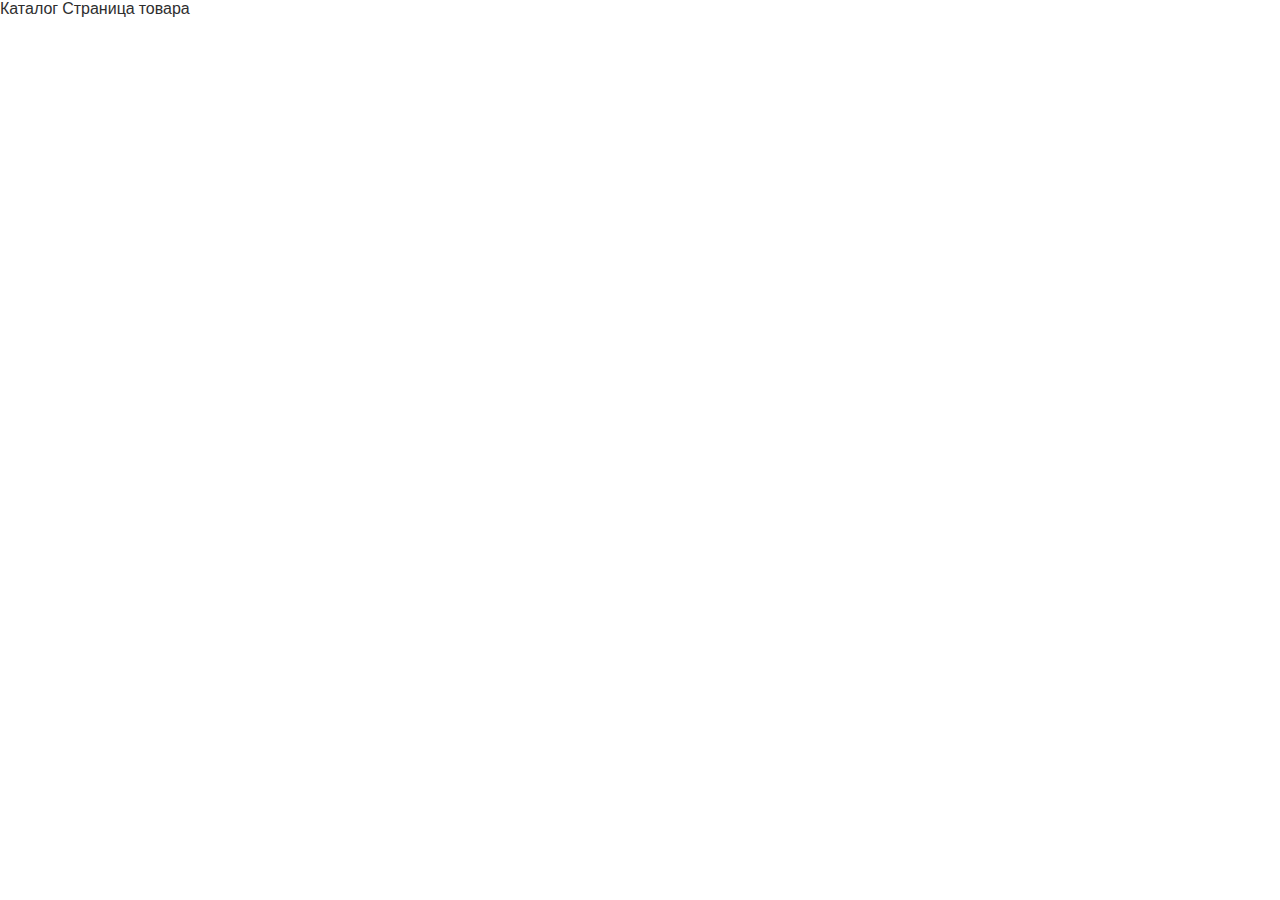
<file: index.html>
<!DOCTYPE html>
<html lang="ru">
  <head>
    <meta charset="UTF-8">
    <meta name="robots" content="noindex, follow">
    <meta http-equiv="X-UA-Compatible" content="IE=edge">
    <meta name="viewport" content="width=device-width, initial-scale=1">
    <meta name="format-detection" content="telephone=no">
    <link href="css/style.min.css" rel="stylesheet">
    <link rel="preload" href="fonts/pt-sans-regular.woff2" as="font" crossorigin="anonymous">
    <link rel="preload" href="fonts/pt-sans-bold.woff2" as="font" crossorigin="anonymous">
    <title>Global Foods: all pages</title>
  </head>
  
  <body>
    <a href="catalog.html">Каталог</a>
    <a href="goods.html">Страница товара</a>
  </body>
</html>
</file>
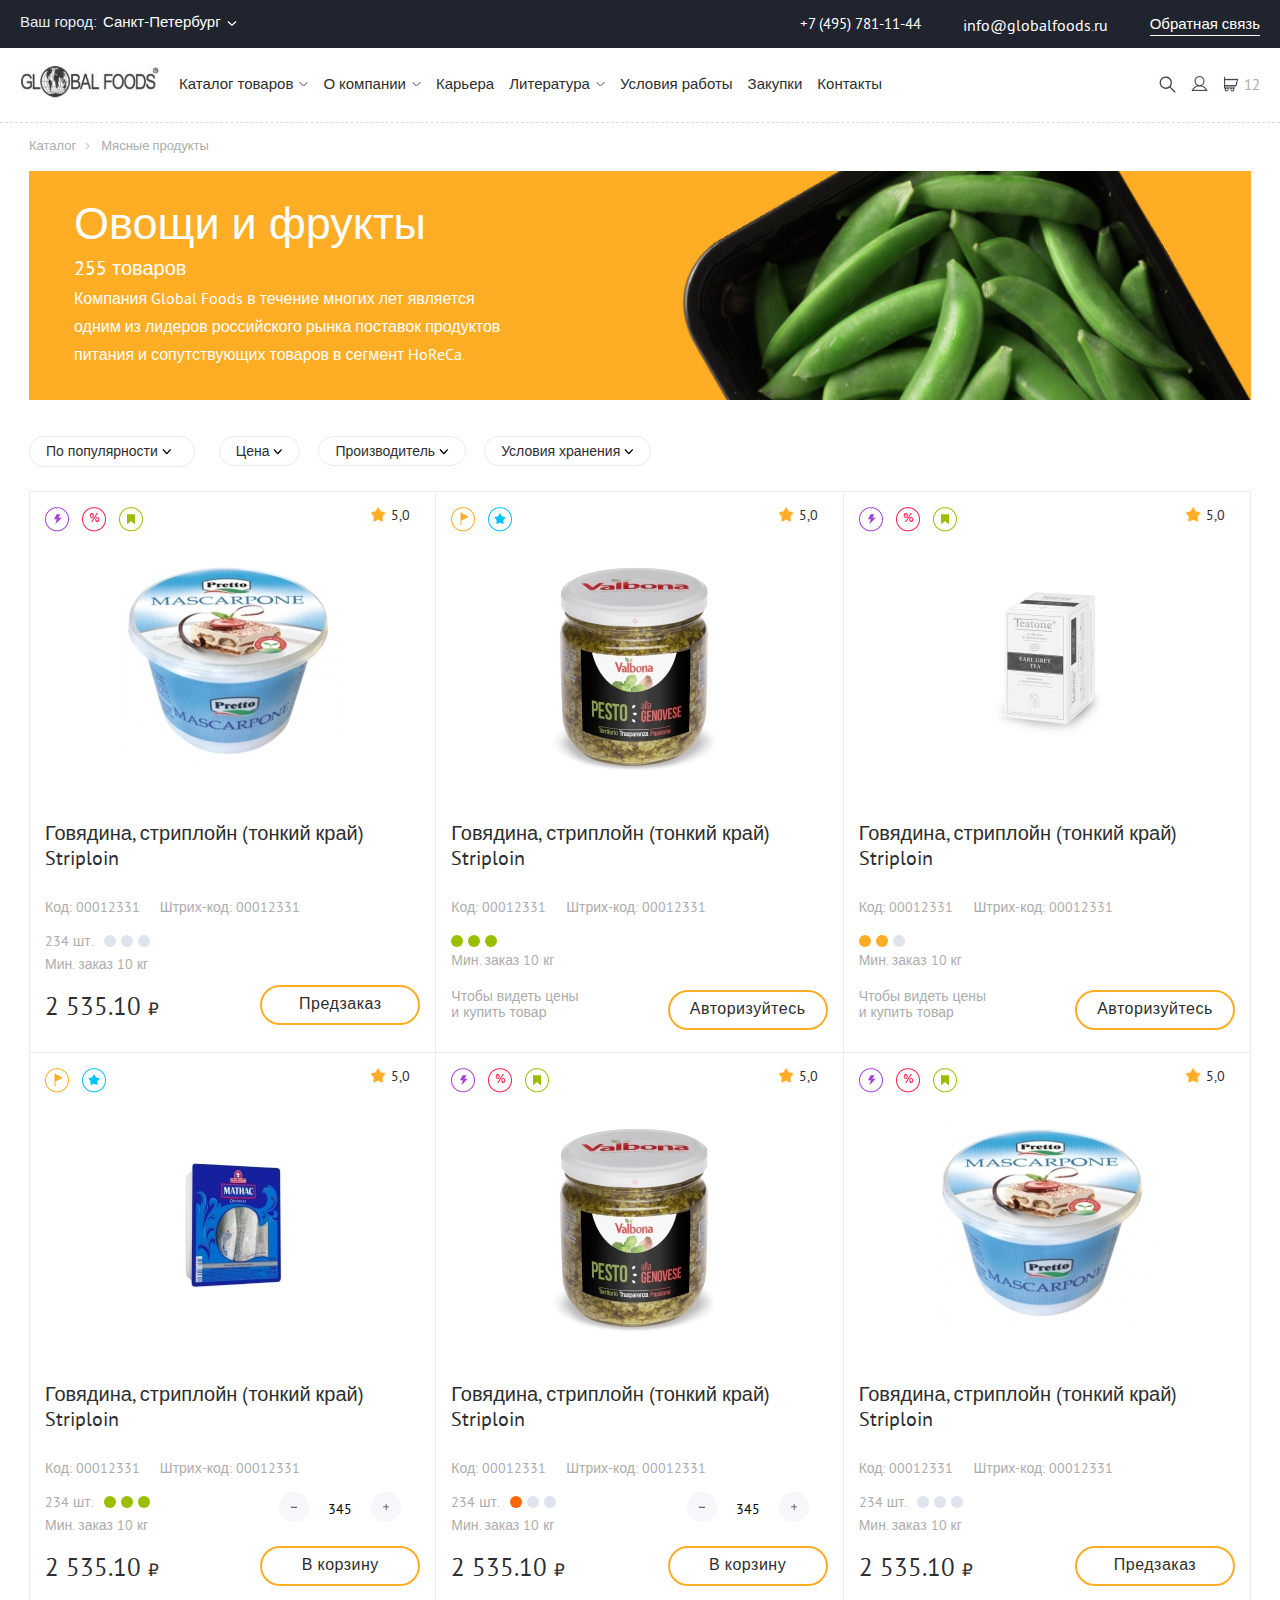
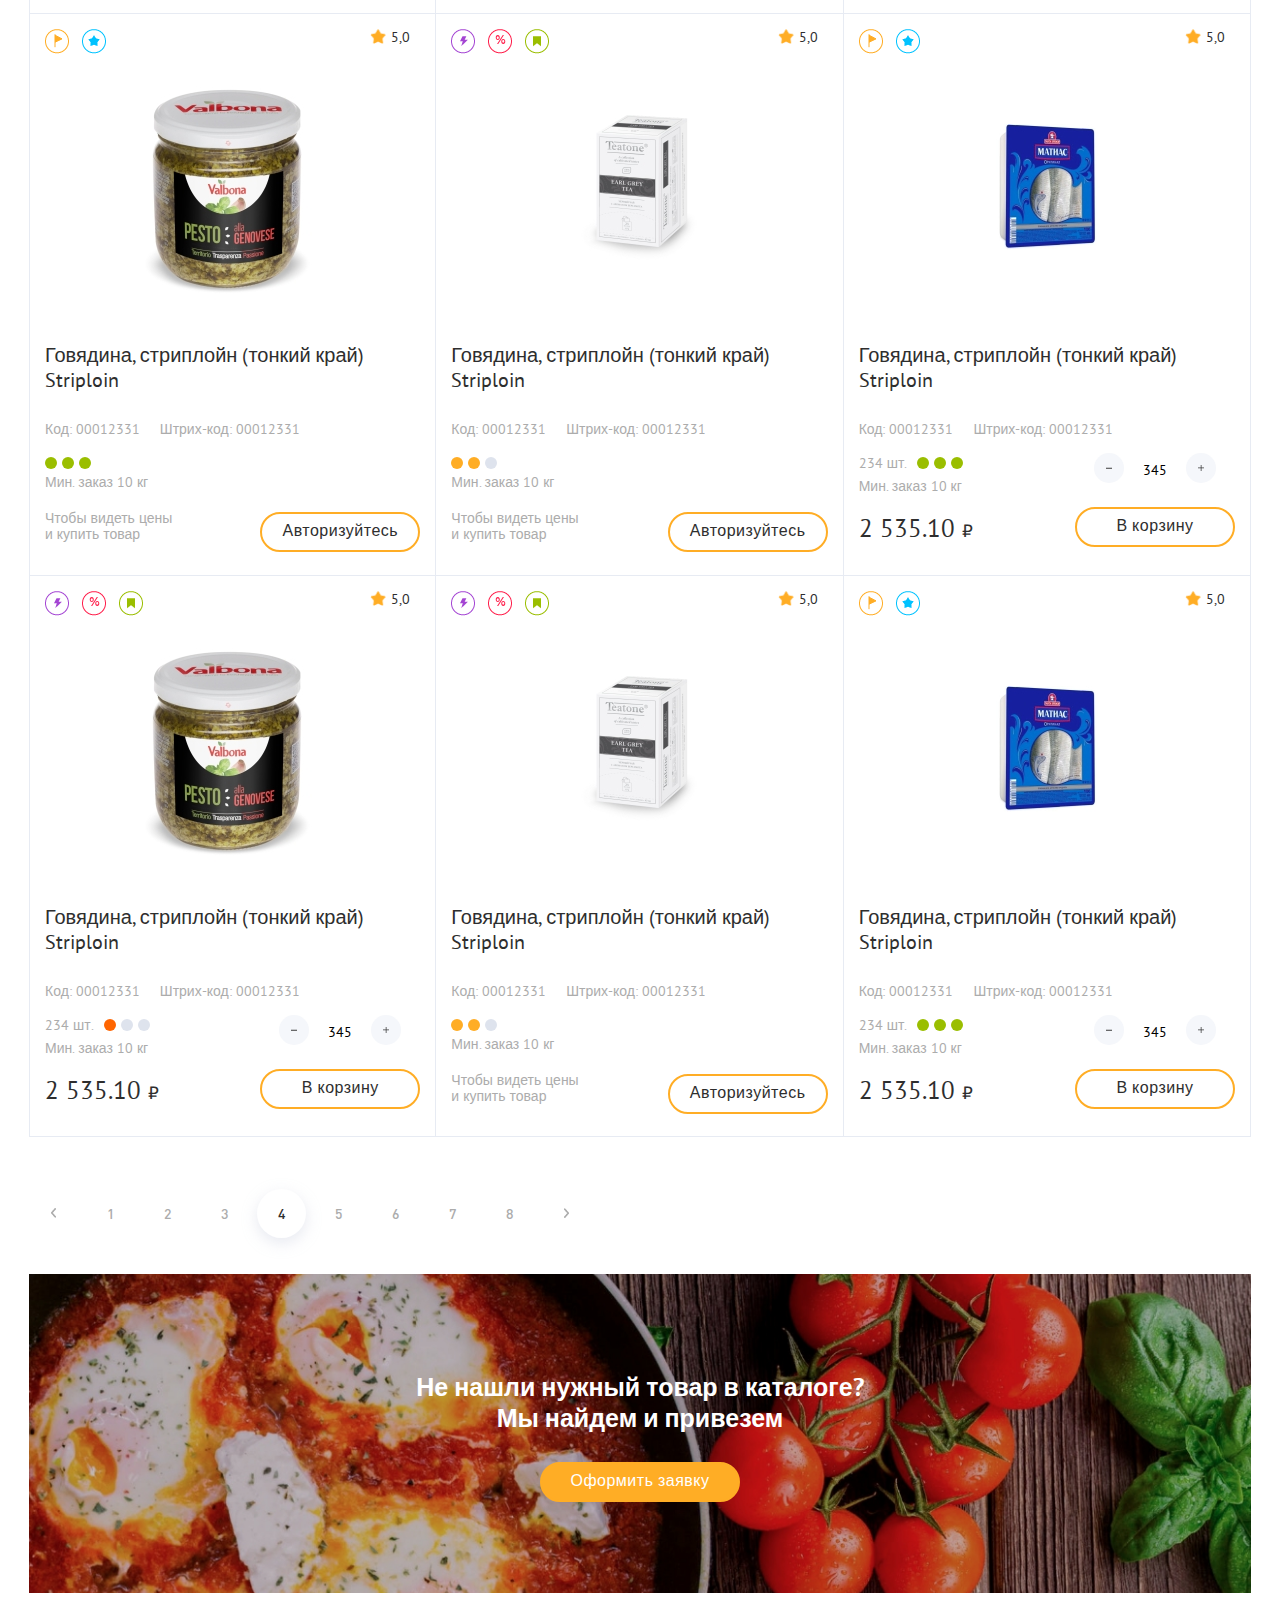
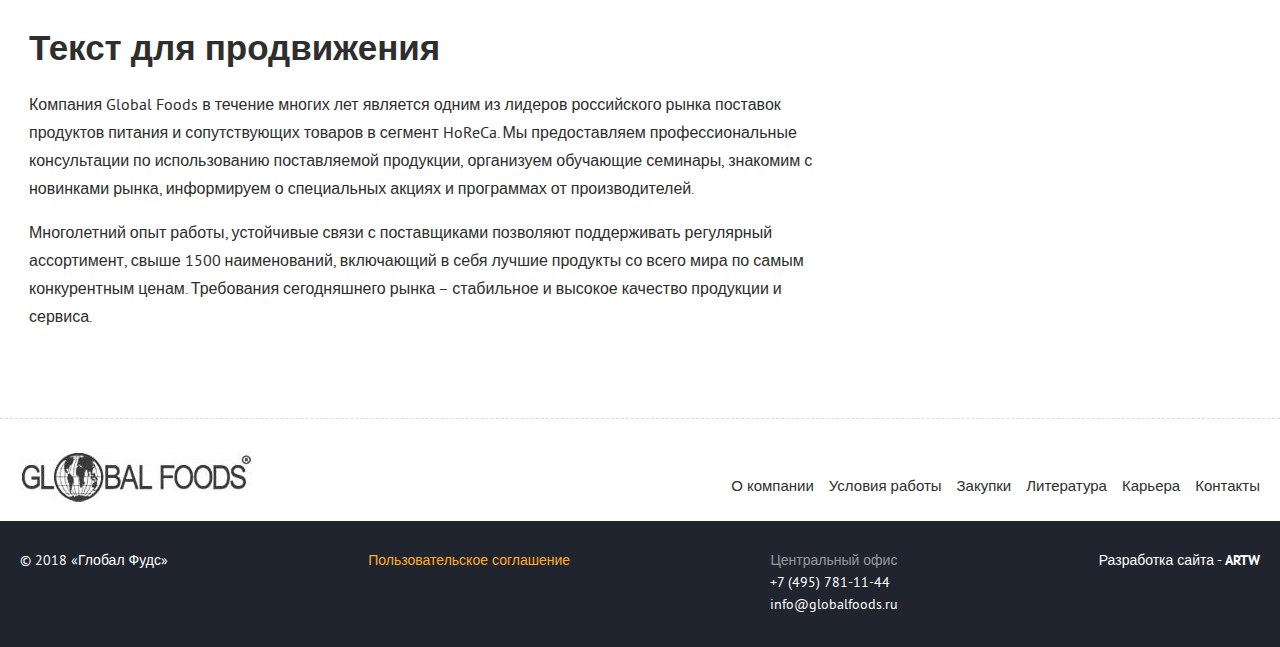
<file: catalog.html>
<!DOCTYPE html>
<html lang="ru">
  <head>
    <meta name="robots" content="noindex, follow">
    <meta charset="UTF-8">
    <meta http-equiv="X-UA-Compatible" content="IE=edge">
    <meta name="viewport" content="width=device-width, initial-scale=1">
    <meta name="format-detection" content="telephone=no">
    <link href="css/style.min.css" rel="stylesheet">
    <link rel="preload" href="fonts/pt-sans-regular.woff2" as="font" type="font/woff2" crossorigin="anonymous">
    <link rel="preload" href="fonts/pt-sans-bold.woff2" as="font" type="font/woff2" crossorigin="anonymous">
    <title>Global Foods: catalog</title>
    <script>
      document.createElement('picture');
    </script>
  </head>
  
  <body>
    <header class="page-header">
      <div class="page-header__container  container">
        <div class="page-header__logo  logo">
          <a href="index.html">
            <picture>
              <source srcset="img/logo.png" media="(min-width: 1024px)">
              <img src="img/logo-mobile.png" alt="логотип, перейти на главную страницу" width="139" height="31">
            </picture>
          </a>
        </div>
        <div class="page-header__location  location">
          <div class="location__header">
            <p class="location__title">Ваш город:</p>
            <select class="location__select">
              <option value="" selected>Санкт-Петербург</option>
              <option value="">Ваш город</option>
              <option value="">Ваш город</option>
              <option value="">Ваш город</option>
              <option value="">Ваш город</option>
            </select>
            <a href="tel:+74992716552" class="location__phone">+7 (499) 271-65-52</a>
          </div>
        </div>
        <div class="page-header__contacts  contacts">
          <p class="contacts__phone">
            <span>Центральный офис</span>
            <a href="tel:+74957811144">+7 (495) 781-11-44</a>
          </p>
          <p class="contacts__mail">
            <a href="mailto:info@globalfoods.ru">info@globalfoods.ru</a>
          </p>
        </div>
        <div class="page-header__feedback  feedback">
          <a href="#" class="feedback__open-link">Обратная связь</a>
        </div>
        <form action="#" class="page-header__form  search"><!--search--open-->
          <div class="search__container">
            <input type="text" placeholder="Искать в каталоге" class="search__input  input">
            <a href="#" class="search__open-button  btn">
              <span class="visually-hidden">показать поисковую строку</span>
            </a>
          </div>
          <button class="visually-hidden  search__submit-btn  btn" type="submit">отправить запрос</button>
        </form>
        <div class="page-header__user  user">
          <a href="#" class="user__link">
            <span class="visually-hidden">перейти в профиль</span>
          </a>
        </div>
        <div class="page-header__cart  cart">
          <a href="#" class="cart__link">
            <span class="cart__amount">12</span>
          </a>
        </div>
        <nav class="page-header__nav  nav">
          <button class="nav__btn  btn" type="button"><!--nav__btn--cross-->
            <span class="visually-hidden">показать основное меню</span>
          </button>
          <ul class="nav__list"><!--nav__list--visible-->
            <li class="nav__item">
              <a href="#" class="nav__link  nav__link--catalog  nav__link--submenu">Каталог товаров</a>
              <ul class="nav__sublist">
                <li class="nav__subitem">
                  <a href="#" class="nav__sublink">Овощи и фрукты</a>
                </li>
                <li class="nav__subitem">
                  <a href="#" class="nav__sublink">Мясные продукты</a>
                </li>
                <li class="nav__subitem">
                  <a href="#" class="nav__sublink">Бакалея</a>
                </li>
              </ul>
            </li>
            <li class="nav__item">
              <a href="#" class="nav__link  nav__link--submenu">О компании</a><!--nav__link--open-->
              <ul class="nav__sublist"><!--nav__sublist--visible-->
                <li class="nav__subitem">
                  <a href="#" class="nav__sublink">О нас</a>
                </li>
                <li class="nav__subitem">
                  <a href="#" class="nav__sublink">Корпоративная структура</a>
                </li>
                <li class="nav__subitem">
                  <a href="#" class="nav__sublink">География компании</a>
                </li>
                <li class="nav__subitem">
                  <a href="#" class="nav__sublink">Награды и благодарности</a>
                </li>
                <li class="nav__subitem">
                  <a href="#" class="nav__sublink">Сервис</a>
                </li>
                <li class="nav__subitem">
                  <a href="#" class="nav__sublink">Новости</a>
                </li>
              </ul>
            </li>
            <li class="nav__item">
              <a href="#" class="nav__link">Карьера</a>
            </li>
            <li class="nav__item">
              <a href="#" class="nav__link  nav__link--submenu">Литература</a>
              <ul class="nav__sublist">
                <li class="nav__subitem">
                  <a href="#" class="nav__sublink">Литература</a>
                </li>
                <li class="nav__subitem">
                  <a href="#" class="nav__sublink">Литература</a>
                </li>
                <li class="nav__subitem">
                  <a href="#" class="nav__sublink">Литература</a>
                </li>
              </ul>
            </li>
            <li class="nav__item">
              <a href="#" class="nav__link">Условия работы</a>
            </li>
            <li class="nav__item">
              <a href="#" class="nav__link">Закупки</a>
            </li>
            <li class="nav__item">
              <a href="#" class="nav__link">Контакты</a>
            </li>
          </ul>
        </nav>
      </div>
    </header>
    <main class="main">
      <div class="main__container">
        <div class="main__content  wrapper">
          <ul class="main__breadcrumbs  breadcrumbs">
            <li class="breadcrumbs__item">
              <a href="#" class="breadcrumbs__link">Каталог</a>
            </li>
            <li class="breadcrumbs__item">
              <a class="breadcrumbs__link  breadcrumbs__link--active">Мясные продукты</a>
            </li>
          </ul>
          <div class="main__banner  banner  banner--vegetables">
            <h1 class="banner__title">Овощи и фрукты</h1>
            <b class="banner__amount">255 товаров</b>
            <p class="banner__text">Компания Global Foods в течение многих лет является одним из лидеров российского рынка поставок продуктов питания и сопутствующих товаров в сегмент HoReCa.</p>
          </div>
          <div class="main__banner  banner  banner--hidden  banner--grocery">
            <h1 class="banner__title">Бакалея</h1>
            <b class="banner__amount">255 товаров</b>
            <p class="banner__text">Компания Global Foods в течение многих лет является одним из лидеров российского рынка поставок продуктов питания и сопутствующих товаров в сегмент HoReCa.</p>
          </div>
          <div class="main__banner  banner  banner--hidden  banner--spicy">
            <h1 class="banner__title">Для острого</h1>
            <b class="banner__amount">25 товаров</b>
            <p class="banner__text">Компания Global Foods в течение многих лет является одним из лидеров российского рынка поставок продуктов питания и сопутствующих товаров в сегмент HoReCa.</p>
          </div>
          <div class="main__filter  filter">
            <div class="filter__container">
              <div class="filter__content">
                <h3 class="filter__title">
                  <a href="#" class="filter__toggle">Фильтр по параметрам</a>
                </h3>
                <ul class="filter__list">
                  <li class="filter__item">
                    <a href="#" class="filter__type">Цена</a>
                    <div class="filter__type-list  filter__type-list--no-border">
                      <p class="filter__type-price">
                        <input type="text" class="input" value="100">
                        <span class="filter__type-dash">–</span>
                        <input type="text" class="input" value="900">
                        <span class="filter__type-rouble">₽</span>
                      </p>
                      <div class="filter__type-range">
                        <div class="filter__type-scale"></div>
                        <div class="filter__type-bar"></div>
                        <button class="filter__type-range-control  filter__type-range-control--min  btn" type="button"></button>
                        <button class="filter__type-range-control  filter__type-range-control--max  btn" type="button"></button>
                      </div>
                      <button class="filter__type-btn  btn  btn--yellow  btn--centered"  type="button">Применить</button>
                    </div>
                  </li>
                  <li class="filter__item">
                    <a href="#" class="filter__type">Производитель</a>
                    <ul class="filter__type-list">
                      <li class="filter__type-item">
                        <input type="checkbox" class="visually-hidden" checked id="producer-1" name="producer-1">
                        <label for="producer-1" class="label">Россия</label>
                      </li>
                      <li class="filter__type-item">
                        <input type="checkbox" class="visually-hidden" disabled id="producer-2" name="producer-2">
                        <label for="producer-2" class="label">Беларусь</label>
                      </li>
                      <li class="filter__type-item">
                        <input type="checkbox" class="visually-hidden" id="producer-3" name="producer-3">
                        <label for="producer-3" class="label">Казахстан</label>
                      </li>
                      <li class="filter__type-item">
                        <input type="checkbox" class="visually-hidden" id="producer-4" name="producer-4">
                        <label for="producer-4" class="label">Италия</label>
                      </li>
                    </ul>
                  </li>
                  <li class="filter__item">
                    <a href="#" class="filter__type">Условия хранения</a>
                    <ul class="filter__type-list">
                      <li class="filter__type-item">
                        <input type="checkbox" class="visually-hidden" id="conditions-1" name="conditions-1">
                        <label for="conditions-1" class="label">Условия хранения</label>
                      </li>
                      <li class="filter__type-item">
                        <input type="checkbox" class="visually-hidden" checked id="conditions-2" name="conditions-2">
                        <label for="conditions-2" class="label">Условия хранения</label>
                      </li>
                      <li class="filter__type-item">
                        <input type="checkbox" class="visually-hidden" id="conditions-3" name="conditions-3">
                        <label for="conditions-3" class="label">Условия хранения</label>
                      </li>
                    </ul>
                  </li>
                </ul>
              </div>
              <div class="main__sorting  sorting">
                <div class="sorting__header">
                  <h3 class="sorting__title">Сортировать:</h3>
                  <a href="#" class="sorting__toggle">По популярности</a><!--sorting__toggle--active-->
                </div>
                <div class="sorting__options"><!--sorting__options--visible-->
                  <a href="#" class="sorting__type">По&nbsp;популярности</a>
                  <a href="#" class="sorting__type">По&nbsp;возрастанию&nbsp;цены</a>
                  <a href="#" class="sorting__type">По&nbsp;убыванию&nbsp;цены</a>
                  <a href="#" class="sorting__type">По&nbsp;новинкам</a>
                </div>
              </div>
              <div class="filter__total">
                <p>Товаров: </p>
                <output>23</output>
              </div>
              <div class="main__view  view">
                <div class="view__container">
                  <div class="view__layout">
                    <button class="view__layout-toggle  view__layout-toggle--tile  view__layout-toggle--active  btn" type="button">
                      <span class="visually-hidden">товары плиткой</span>
                    </button>
                    <button class="view__layout-toggle  view__layout-toggle--list  btn" type="button">
                      <span class="visually-hidden">товары списком</span>
                    </button>
                  </div>
                  <div class="view__amount">
                    <p class="view__amount-text">Показывать по:</p>
                    <button class="view__amount-toggle  view__amount-toggle--active  btn" type="button">12</button>
                    <button class="view__amount-toggle  btn" type="button">24</button>
                    <button class="view__amount-toggle  btn" type="button">36</button>
                  </div>
                </div>
              </div>
            </div>
          </div>
          <section class="main__catalog  catalog">
            <h2 class="visually-hidden">Список товаров каталога</h2>
            <ul class="catalog__list">
              <li class="catalog__item  catalog__item--authorized  catalog__item--pre-order">
                <a href="#" class="catalog__item-link"></a>
                <div class="catalog__container">
                  <div class="catalog__img-wrapper">
                    <img src="img/goods-002.jpg" alt="товар" class="catalog__img" width="109" height="121">
                  </div>
                  <div class="catalog__column">
                    <div class="catalog__description">
                      <div class="catalog__features">
                        <div class="catalog__features-item  catalog__features-item--leader">
                          <span>Лидер продаж</span>
                        </div>
                        <div class="catalog__features-item  catalog__features-item--best-price">
                          <span>Лучшая цена</span>
                        </div>
                        <div class="catalog__features-item  catalog__features-item--visible  catalog__features-item--special-offer">
                          <span>Спецпредложение</span>
                        </div>
                        <div class="catalog__features-item  catalog__features-item--visible  catalog__features-item--shock-price">
                          <span>Шок-цена</span>
                        </div>
                        <div class="catalog__features-item  catalog__features-item--visible  catalog__features-item--new">
                          <span>Новинка</span>
                        </div>
                      </div>
                      <div class="catalog__header">
                        <div class="catalog__header-column">
                          <h2 class="catalog__item-title">Говядина, стриплойн (тонкий край) Striploin</h2>
                          <div class="catalog__rating">
                            <button class="catalog__rating-btn  btn" type="button">
                              <span class="visually-hidden">оценка товара</span>
                            </button>
                            <output>5,0</output>
                          </div>
                          <div class="catalog__item-info">
                            <p class="catalog__item-code">
                              <span>Код: </span>
                              <output>00012331</output>
                            </p>
                            <p class="catalog__item-code">
                              <span>Штрих-код: </span>
                              <output>00012331</output>
                            </p>
                          </div>
                        </div>
                        <div class="catalog__details">
                          <div class="catalog__details-row">
                            <p class="catalog__details-text">4-6 кг</p>
                            <p class="catalog__details-text">18°С</p>
                            <p class="catalog__details-text">Россия</p>
                          </div>
                          <div class="catalog__details-row">
                            <p class="catalog__details-item">
                              <span class="catalog__details-item-text  catalog__details-item-text--1">с/м</span>
                              <span class="catalog__details-baloon">свежемороженное</span>
                            </p>
                            <p class="catalog__details-item">
                              <span class="catalog__details-item-text  catalog__details-item-text--2">с/м</span>
                              <span class="catalog__details-baloon">свежемороженное</span>
                            </p>
                            <p class="catalog__details-item">
                              <span class="catalog__details-item-text  catalog__details-item-text--3">с/м</span>
                              <span class="catalog__details-baloon">свежемороженное</span>
                            </p>
                          </div>
                        </div>
                      </div>
                    </div>
                    <div class="catalog__row">
                      <div class="catalog__amount">
                        <div class="catalog__available">
                          <p class="catalog__available-amount">
                            <output>234</output> шт.
                          </p>
                          <div class="catalog__amount-indicator">
                            <span></span>
                            <span></span>
                            <span></span>
                          </div>
                        </div>
                        <p class="catalog__amount-minimum">
                          Мин. заказ 
                          <output>10 кг</output>
                        </p>
                        <p class="catalog__price">2 535.10 <span>₽</span></p>
                      </div>
                      <div class="catalog__btns">
                        <p class="catalog__authorization-note">Чтобы видеть цены и&nbsp;купить товар</p>
                        <div class="catalog__quantity">
                          <button type="button" class="catalog__quantity-btn  catalog__quantity-btn--minus  btn">
                            <span class="visually-hidden">уменьшить количество</span>
                          </button>
                          <input type="text" class="catalog__quantity-value  input" value="345">
                          <button type="button" class="catalog__quantity-btn  catalog__quantity-btn--plus  btn">
                            <span class="visually-hidden">увеличить количество</span>
                          </button>
                        </div>
                        <a href="#" class="catalog__order  btn  btn--yellow">Предзаказ</a>
                        <a href="#" class="catalog__authorization  btn  btn--yellow">Авторизуйтесь</a>
                      </div>
                    </div>
                  </div>
                </div>
              </li><!--catalog__item--row-->
              <li class="catalog__item">
                <a href="#" class="catalog__item-link"></a>
                <div class="catalog__container">
                  <div class="catalog__img-wrapper">
                    <img src="img/goods-001.jpg" alt="товар" class="catalog__img" width="109" height="121">
                  </div>
                  <div class="catalog__column">
                    <div class="catalog__description">
                      <div class="catalog__features">
                        <div class="catalog__features-item  catalog__features-item--visible  catalog__features-item--leader">
                          <span>Лидер продаж</span>
                        </div>
                        <div class="catalog__features-item  catalog__features-item--visible  catalog__features-item--best-price">
                          <span>Лучшая цена</span>
                        </div>
                        <div class="catalog__features-item  catalog__features-item--special-offer">
                          <span>Спецпредложение</span>
                        </div>
                        <div class="catalog__features-item  catalog__features-item--shock-price">
                          <span>Шок-цена</span>
                        </div>
                        <div class="catalog__features-item  catalog__features-item--new">
                          <span>Новинка</span>
                        </div>
                      </div>
                      <div class="catalog__header">
                        <div class="catalog__header-column">
                          <h2 class="catalog__item-title">Говядина, стриплойн (тонкий край) Striploin</h2>
                          <div class="catalog__rating">
                            <button class="catalog__rating-btn  btn" type="button">
                              <span class="visually-hidden">оценка товара</span>
                            </button>
                            <output>5,0</output>
                          </div>
                          <div class="catalog__item-info">
                            <p class="catalog__item-code">
                              <span>Код: </span>
                              <output>00012331</output>
                            </p>
                            <p class="catalog__item-code">
                              <span>Штрих-код: </span>
                              <output>00012331</output>
                            </p>
                          </div>
                        </div>
                        <div class="catalog__details">
                          <div class="catalog__details-row">
                            <p class="catalog__details-text">4-6 кг</p>
                            <p class="catalog__details-text">18°С</p>
                            <p class="catalog__details-text">Россия</p>
                          </div>
                          <div class="catalog__details-row">
                            <p class="catalog__details-item">
                              <span class="catalog__details-item-text  catalog__details-item-text--1">с/м</span>
                              <span class="catalog__details-baloon">свежемороженное</span>
                            </p>
                            <p class="catalog__details-item">
                              <span class="catalog__details-item-text  catalog__details-item-text--2">с/м</span>
                              <span class="catalog__details-baloon">свежемороженное</span>
                            </p>
                            <p class="catalog__details-item">
                              <span class="catalog__details-item-text  catalog__details-item-text--3">с/м</span>
                              <span class="catalog__details-baloon">свежемороженное</span>
                            </p>
                          </div>
                        </div>
                      </div>
                    </div>
                    <div class="catalog__row">
                      <div class="catalog__amount">
                        <div class="catalog__available">
                          <p class="catalog__available-amount">
                            <output>234</output> шт.
                          </p>
                          <div class="catalog__amount-indicator  catalog__amount-indicator--many">
                            <span></span>
                            <span></span>
                            <span></span>
                          </div>
                        </div>
                        <p class="catalog__amount-minimum">
                          Мин. заказ 
                          <output>10 кг</output>
                        </p>
                        <p class="catalog__price">2 535.10 <span>₽</span></p>
                      </div>
                      <div class="catalog__btns">
                        <p class="catalog__authorization-note">Чтобы видеть цены и&nbsp;купить товар</p>
                        <div class="catalog__quantity">
                          <button type="button" class="catalog__quantity-btn  catalog__quantity-btn--minus  btn">
                            <span class="visually-hidden">уменьшить количество</span>
                          </button>
                          <input type="text" class="catalog__quantity-value  input" value="345">
                          <button type="button" class="catalog__quantity-btn  catalog__quantity-btn--plus  btn">
                            <span class="visually-hidden">увеличить количество</span>
                          </button>
                        </div>
                        <a href="#" class="catalog__order  btn  btn--yellow">В корзину</a>
                        <a href="#" class="catalog__authorization  btn  btn--yellow">Авторизуйтесь</a>
                      </div>
                    </div>
                  </div>
                </div>
              </li>
              <li class="catalog__item">
                <a href="#" class="catalog__item-link"></a>
                <div class="catalog__container">
                  <div class="catalog__img-wrapper">
                    <img src="img/goods-003.jpg" alt="товар" class="catalog__img" width="109" height="121">
                  </div>
                  <div class="catalog__column">
                    <div class="catalog__description">
                      <div class="catalog__features">
                        <div class="catalog__features-item  catalog__features-item--leader">
                          <span>Лидер продаж</span>
                        </div>
                        <div class="catalog__features-item  catalog__features-item--best-price">
                          <span>Лучшая цена</span>
                        </div>
                        <div class="catalog__features-item  catalog__features-item--visible  catalog__features-item--special-offer">
                          <span>Спецпредложение</span>
                        </div>
                        <div class="catalog__features-item  catalog__features-item--visible  catalog__features-item--shock-price">
                          <span>Шок-цена</span>
                        </div>
                        <div class="catalog__features-item  catalog__features-item--visible  catalog__features-item--new">
                          <span>Новинка</span>
                        </div>
                      </div>
                      <div class="catalog__header">
                        <div class="catalog__header-column">
                          <h2 class="catalog__item-title">Говядина, стриплойн (тонкий край) Striploin</h2>
                          <div class="catalog__rating">
                            <button class="catalog__rating-btn  btn" type="button">
                              <span class="visually-hidden">оценка товара</span>
                            </button>
                            <output>5,0</output>
                          </div>
                          <div class="catalog__item-info">
                            <p class="catalog__item-code">
                              <span>Код: </span>
                              <output>00012331</output>
                            </p>
                            <p class="catalog__item-code">
                              <span>Штрих-код: </span>
                              <output>00012331</output>
                            </p>
                          </div>
                        </div>
                        <div class="catalog__details">
                          <div class="catalog__details-row">
                            <p class="catalog__details-text">4-6 кг</p>
                            <p class="catalog__details-text">18°С</p>
                            <p class="catalog__details-text">Россия</p>
                          </div>
                          <div class="catalog__details-row">
                            <p class="catalog__details-item">
                              <span class="catalog__details-item-text  catalog__details-item-text--1">с/м</span>
                              <span class="catalog__details-baloon">свежемороженное</span>
                            </p>
                            <p class="catalog__details-item">
                              <span class="catalog__details-item-text  catalog__details-item-text--2">с/м</span>
                              <span class="catalog__details-baloon">свежемороженное</span>
                            </p>
                            <p class="catalog__details-item">
                              <span class="catalog__details-item-text  catalog__details-item-text--3">с/м</span>
                              <span class="catalog__details-baloon">свежемороженное</span>
                            </p>
                          </div>
                        </div>
                      </div>
                    </div>
                    <div class="catalog__row">
                      <div class="catalog__amount">
                        <div class="catalog__available">
                          <p class="catalog__available-amount">
                            <output>234</output> шт.
                          </p>
                          <div class="catalog__amount-indicator  catalog__amount-indicator--middle">
                            <span></span>
                            <span></span>
                            <span></span>
                          </div>
                        </div>
                        <p class="catalog__amount-minimum">
                          Мин. заказ 
                          <output>10 кг</output>
                        </p>
                        <p class="catalog__price">2 535.10 <span>₽</span></p>
                      </div>
                      <div class="catalog__btns">
                        <p class="catalog__authorization-note">Чтобы видеть цены и&nbsp;купить товар</p>
                        <div class="catalog__quantity">
                          <button type="button" class="catalog__quantity-btn  catalog__quantity-btn--minus  btn">
                            <span class="visually-hidden">уменьшить количество</span>
                          </button>
                          <input type="text" class="catalog__quantity-value  input" value="345">
                          <button type="button" class="catalog__quantity-btn  catalog__quantity-btn--plus  btn">
                            <span class="visually-hidden">увеличить количество</span>
                          </button>
                        </div>
                        <a href="#" class="catalog__order  btn  btn--yellow">В корзину</a>
                        <a href="#" class="catalog__authorization  btn  btn--yellow">Авторизуйтесь</a>
                      </div>
                    </div>
                  </div>
                </div>
              </li>
              <li class="catalog__item  catalog__item--authorized">
                <a href="#" class="catalog__item-link"></a>
                <div class="catalog__container">
                  <div class="catalog__img-wrapper">
                    <img src="img/goods-005.jpg" alt="товар" class="catalog__img" width="109" height="121">
                  </div>
                  <div class="catalog__column">
                    <div class="catalog__description">
                      <div class="catalog__features">
                        <div class="catalog__features-item  catalog__features-item--visible  catalog__features-item--leader">
                          <span>Лидер продаж</span>
                        </div>
                        <div class="catalog__features-item  catalog__features-item--visible  catalog__features-item--best-price">
                          <span>Лучшая цена</span>
                        </div>
                        <div class="catalog__features-item  catalog__features-item--special-offer">
                          <span>Спецпредложение</span>
                        </div>
                        <div class="catalog__features-item  catalog__features-item--shock-price">
                          <span>Шок-цена</span>
                        </div>
                        <div class="catalog__features-item  catalog__features-item--new">
                          <span>Новинка</span>
                        </div>
                      </div>
                      <div class="catalog__header">
                        <div class="catalog__header-column">
                          <h2 class="catalog__item-title">Говядина, стриплойн (тонкий край) Striploin</h2>
                          <div class="catalog__rating">
                            <button class="catalog__rating-btn  btn" type="button">
                              <span class="visually-hidden">оценка товара</span>
                            </button>
                            <output>5,0</output>
                          </div>
                          <div class="catalog__item-info">
                            <p class="catalog__item-code">
                              <span>Код: </span>
                              <output>00012331</output>
                            </p>
                            <p class="catalog__item-code">
                              <span>Штрих-код: </span>
                              <output>00012331</output>
                            </p>
                          </div>
                        </div>
                        <div class="catalog__details">
                          <div class="catalog__details-row">
                            <p class="catalog__details-text">4-6 кг</p>
                            <p class="catalog__details-text">18°С</p>
                            <p class="catalog__details-text">Россия</p>
                          </div>
                          <div class="catalog__details-row">
                            <p class="catalog__details-item">
                              <span class="catalog__details-item-text  catalog__details-item-text--1">с/м</span>
                              <span class="catalog__details-baloon">свежемороженное</span>
                            </p>
                            <p class="catalog__details-item">
                              <span class="catalog__details-item-text  catalog__details-item-text--2">с/м</span>
                              <span class="catalog__details-baloon">свежемороженное</span>
                            </p>
                            <p class="catalog__details-item">
                              <span class="catalog__details-item-text  catalog__details-item-text--3">с/м</span>
                              <span class="catalog__details-baloon">свежемороженное</span>
                            </p>
                          </div>
                        </div>
                      </div>
                    </div>
                    <div class="catalog__row">
                      <div class="catalog__amount">
                        <div class="catalog__available">
                          <p class="catalog__available-amount">
                            <output>234</output> шт.
                          </p>
                          <div class="catalog__amount-indicator  catalog__amount-indicator--many">
                            <span></span>
                            <span></span>
                            <span></span>
                          </div>
                        </div>
                        <p class="catalog__amount-minimum">
                          Мин. заказ 
                          <output>10 кг</output>
                        </p>
                        <p class="catalog__price">2 535.10 <span>₽</span></p>
                      </div>
                      <div class="catalog__btns">
                        <p class="catalog__authorization-note">Чтобы видеть цены и&nbsp;купить товар</p>
                        <div class="catalog__quantity">
                          <button type="button" class="catalog__quantity-btn  catalog__quantity-btn--minus  btn">
                            <span class="visually-hidden">уменьшить количество</span>
                          </button>
                          <input type="text" class="catalog__quantity-value  input" value="345">
                          <button type="button" class="catalog__quantity-btn  catalog__quantity-btn--plus  btn">
                            <span class="visually-hidden">увеличить количество</span>
                          </button>
                        </div>
                        <a href="#" class="catalog__order  btn  btn--yellow">В корзину</a>
                        <a href="#" class="catalog__authorization  btn  btn--yellow">Авторизуйтесь</a>
                      </div>
                    </div>
                  </div>
                </div>
              </li>
              <li class="catalog__item  catalog__item--authorized">
                <a href="#" class="catalog__item-link"></a>
                <div class="catalog__container">
                  <div class="catalog__img-wrapper">
                    <img src="img/goods-001.jpg" alt="товар" class="catalog__img" width="109" height="121">
                  </div>
                  <div class="catalog__column">
                    <div class="catalog__description">
                      <div class="catalog__features">
                        <div class="catalog__features-item  catalog__features-item--leader">
                          <span>Лидер продаж</span>
                        </div>
                        <div class="catalog__features-item  catalog__features-item--best-price">
                          <span>Лучшая цена</span>
                        </div>
                        <div class="catalog__features-item  catalog__features-item--visible  catalog__features-item--special-offer">
                          <span>Спецпредложение</span>
                        </div>
                        <div class="catalog__features-item  catalog__features-item--visible  catalog__features-item--shock-price">
                          <span>Шок-цена</span>
                        </div>
                        <div class="catalog__features-item  catalog__features-item--visible  catalog__features-item--new">
                          <span>Новинка</span>
                        </div>
                      </div>
                      <div class="catalog__header">
                        <div class="catalog__header-column">
                          <h2 class="catalog__item-title">Говядина, стриплойн (тонкий край) Striploin</h2>
                          <div class="catalog__rating">
                            <button class="catalog__rating-btn  btn" type="button">
                              <span class="visually-hidden">оценка товара</span>
                            </button>
                            <output>5,0</output>
                          </div>
                          <div class="catalog__item-info">
                            <p class="catalog__item-code">
                              <span>Код: </span>
                              <output>00012331</output>
                            </p>
                            <p class="catalog__item-code">
                              <span>Штрих-код: </span>
                              <output>00012331</output>
                            </p>
                          </div>
                        </div>
                        <div class="catalog__details">
                          <div class="catalog__details-row">
                            <p class="catalog__details-text">4-6 кг</p>
                            <p class="catalog__details-text">18°С</p>
                            <p class="catalog__details-text">Россия</p>
                          </div>
                          <div class="catalog__details-row">
                            <p class="catalog__details-item">
                              <span class="catalog__details-item-text  catalog__details-item-text--1">с/м</span>
                              <span class="catalog__details-baloon">свежемороженное</span>
                            </p>
                            <p class="catalog__details-item">
                              <span class="catalog__details-item-text  catalog__details-item-text--2">с/м</span>
                              <span class="catalog__details-baloon">свежемороженное</span>
                            </p>
                            <p class="catalog__details-item">
                              <span class="catalog__details-item-text  catalog__details-item-text--3">с/м</span>
                              <span class="catalog__details-baloon">свежемороженное</span>
                            </p>
                          </div>
                        </div>
                      </div>
                    </div>
                    <div class="catalog__row">
                      <div class="catalog__amount">
                        <div class="catalog__available">
                          <p class="catalog__available-amount">
                            <output>234</output> шт.
                          </p>
                          <div class="catalog__amount-indicator  catalog__amount-indicator--few">
                            <span></span>
                            <span></span>
                            <span></span>
                          </div>
                        </div>
                        <p class="catalog__amount-minimum">
                          Мин. заказ 
                          <output>10 кг</output>
                        </p>
                        <p class="catalog__price">2 535.10 <span>₽</span></p>
                      </div>
                      <div class="catalog__btns">
                        <p class="catalog__authorization-note">Чтобы видеть цены и&nbsp;купить товар</p>
                        <div class="catalog__quantity">
                          <button type="button" class="catalog__quantity-btn  catalog__quantity-btn--minus  btn">
                            <span class="visually-hidden">уменьшить количество</span>
                          </button>
                          <input type="text" class="catalog__quantity-value  input" value="345">
                          <button type="button" class="catalog__quantity-btn  catalog__quantity-btn--plus  btn">
                            <span class="visually-hidden">увеличить количество</span>
                          </button>
                        </div>
                        <a href="#" class="catalog__order  btn  btn--yellow">В корзину</a>
                        <a href="#" class="catalog__authorization  btn  btn--yellow">Авторизуйтесь</a>
                      </div>
                    </div>
                  </div>
                </div>
              </li>
              <li class="catalog__item  catalog__item--authorized  catalog__item--pre-order">
                <a href="#" class="catalog__item-link"></a>
                <div class="catalog__container">
                  <div class="catalog__img-wrapper">
                    <img src="img/goods-002.jpg" alt="товар" class="catalog__img" width="109" height="121">
                  </div>
                  <div class="catalog__column">
                    <div class="catalog__description">
                      <div class="catalog__features">
                        <div class="catalog__features-item  catalog__features-item--leader">
                          <span>Лидер продаж</span>
                        </div>
                        <div class="catalog__features-item  catalog__features-item--best-price">
                          <span>Лучшая цена</span>
                        </div>
                        <div class="catalog__features-item  catalog__features-item--visible  catalog__features-item--special-offer">
                          <span>Спецпредложение</span>
                        </div>
                        <div class="catalog__features-item  catalog__features-item--visible  catalog__features-item--shock-price">
                          <span>Шок-цена</span>
                        </div>
                        <div class="catalog__features-item  catalog__features-item--visible  catalog__features-item--new">
                          <span>Новинка</span>
                        </div>
                      </div>
                      <div class="catalog__header">
                        <div class="catalog__header-column">
                          <h2 class="catalog__item-title">Говядина, стриплойн (тонкий край) Striploin</h2>
                          <div class="catalog__rating">
                            <button class="catalog__rating-btn  btn" type="button">
                              <span class="visually-hidden">оценка товара</span>
                            </button>
                            <output>5,0</output>
                          </div>
                          <div class="catalog__item-info">
                            <p class="catalog__item-code">
                              <span>Код: </span>
                              <output>00012331</output>
                            </p>
                            <p class="catalog__item-code">
                              <span>Штрих-код: </span>
                              <output>00012331</output>
                            </p>
                          </div>
                        </div>
                        <div class="catalog__details">
                          <div class="catalog__details-row">
                            <p class="catalog__details-text">4-6 кг</p>
                            <p class="catalog__details-text">18°С</p>
                            <p class="catalog__details-text">Россия</p>
                          </div>
                          <div class="catalog__details-row">
                            <p class="catalog__details-item">
                              <span class="catalog__details-item-text  catalog__details-item-text--1">с/м</span>
                              <span class="catalog__details-baloon">свежемороженное</span>
                            </p>
                            <p class="catalog__details-item">
                              <span class="catalog__details-item-text  catalog__details-item-text--2">с/м</span>
                              <span class="catalog__details-baloon">свежемороженное</span>
                            </p>
                            <p class="catalog__details-item">
                              <span class="catalog__details-item-text  catalog__details-item-text--3">с/м</span>
                              <span class="catalog__details-baloon">свежемороженное</span>
                            </p>
                          </div>
                        </div>
                      </div>
                    </div>
                    <div class="catalog__row">
                      <div class="catalog__amount">
                        <div class="catalog__available">
                          <p class="catalog__available-amount">
                            <output>234</output> шт.
                          </p>
                          <div class="catalog__amount-indicator">
                            <span></span>
                            <span></span>
                            <span></span>
                          </div>
                        </div>
                        <p class="catalog__amount-minimum">
                          Мин. заказ 
                          <output>10 кг</output>
                        </p>
                        <p class="catalog__price">2 535.10 <span>₽</span></p>
                      </div>
                      <div class="catalog__btns">
                        <p class="catalog__authorization-note">Чтобы видеть цены и&nbsp;купить товар</p>
                        <div class="catalog__quantity">
                          <button type="button" class="catalog__quantity-btn  catalog__quantity-btn--minus  btn">
                            <span class="visually-hidden">уменьшить количество</span>
                          </button>
                          <input type="text" class="catalog__quantity-value  input" value="345">
                          <button type="button" class="catalog__quantity-btn  catalog__quantity-btn--plus  btn">
                            <span class="visually-hidden">увеличить количество</span>
                          </button>
                        </div>
                        <a href="#" class="catalog__order  btn  btn--yellow">Предзаказ</a>
                        <a href="#" class="catalog__authorization  btn  btn--yellow">Авторизуйтесь</a>
                      </div>
                    </div>
                  </div>
                </div>
              </li>
              <li class="catalog__item">
                <a href="#" class="catalog__item-link"></a>
                <div class="catalog__container">
                  <div class="catalog__img-wrapper">
                    <img src="img/goods-001.jpg" alt="товар" class="catalog__img" width="109" height="121">
                  </div>
                  <div class="catalog__column">
                    <div class="catalog__description">
                      <div class="catalog__features">
                        <div class="catalog__features-item  catalog__features-item--visible  catalog__features-item--leader">
                          <span>Лидер продаж</span>
                        </div>
                        <div class="catalog__features-item  catalog__features-item--visible  catalog__features-item--best-price">
                          <span>Лучшая цена</span>
                        </div>
                        <div class="catalog__features-item  catalog__features-item--special-offer">
                          <span>Спецпредложение</span>
                        </div>
                        <div class="catalog__features-item  catalog__features-item--shock-price">
                          <span>Шок-цена</span>
                        </div>
                        <div class="catalog__features-item  catalog__features-item--new">
                          <span>Новинка</span>
                        </div>
                      </div>
                      <div class="catalog__header">
                        <div class="catalog__header-column">
                          <h2 class="catalog__item-title">Говядина, стриплойн (тонкий край) Striploin</h2>
                          <div class="catalog__rating">
                            <button class="catalog__rating-btn  btn" type="button">
                              <span class="visually-hidden">оценка товара</span>
                            </button>
                            <output>5,0</output>
                          </div>
                          <div class="catalog__item-info">
                            <p class="catalog__item-code">
                              <span>Код: </span>
                              <output>00012331</output>
                            </p>
                            <p class="catalog__item-code">
                              <span>Штрих-код: </span>
                              <output>00012331</output>
                            </p>
                          </div>
                        </div>
                        <div class="catalog__details">
                          <div class="catalog__details-row">
                            <p class="catalog__details-text">4-6 кг</p>
                            <p class="catalog__details-text">18°С</p>
                            <p class="catalog__details-text">Россия</p>
                          </div>
                          <div class="catalog__details-row">
                            <p class="catalog__details-item">
                              <span class="catalog__details-item-text  catalog__details-item-text--1">с/м</span>
                              <span class="catalog__details-baloon">свежемороженное</span>
                            </p>
                            <p class="catalog__details-item">
                              <span class="catalog__details-item-text  catalog__details-item-text--2">с/м</span>
                              <span class="catalog__details-baloon">свежемороженное</span>
                            </p>
                            <p class="catalog__details-item">
                              <span class="catalog__details-item-text  catalog__details-item-text--3">с/м</span>
                              <span class="catalog__details-baloon">свежемороженное</span>
                            </p>
                          </div>
                        </div>
                      </div>
                    </div>
                    <div class="catalog__row">
                      <div class="catalog__amount">
                        <div class="catalog__available">
                          <p class="catalog__available-amount">
                            <output>234</output> шт.
                          </p>
                          <div class="catalog__amount-indicator  catalog__amount-indicator--many">
                            <span></span>
                            <span></span>
                            <span></span>
                          </div>
                        </div>
                        <p class="catalog__amount-minimum">
                          Мин. заказ 
                          <output>10 кг</output>
                        </p>
                        <p class="catalog__price">2 535.10 <span>₽</span></p>
                      </div>
                      <div class="catalog__btns">
                        <p class="catalog__authorization-note">Чтобы видеть цены и&nbsp;купить товар</p>
                        <div class="catalog__quantity">
                          <button type="button" class="catalog__quantity-btn  catalog__quantity-btn--minus  btn">
                            <span class="visually-hidden">уменьшить количество</span>
                          </button>
                          <input type="text" class="catalog__quantity-value  input" value="345">
                          <button type="button" class="catalog__quantity-btn  catalog__quantity-btn--plus  btn">
                            <span class="visually-hidden">увеличить количество</span>
                          </button>
                        </div>
                        <a href="#" class="catalog__order  btn  btn--yellow">В корзину</a>
                        <a href="#" class="catalog__authorization  btn  btn--yellow">Авторизуйтесь</a>
                      </div>
                    </div>
                  </div>
                </div>
              </li>
              <li class="catalog__item">
                <a href="#" class="catalog__item-link"></a>
                <div class="catalog__container">
                  <div class="catalog__img-wrapper">
                    <img src="img/goods-003.jpg" alt="товар" class="catalog__img" width="109" height="121">
                  </div>
                  <div class="catalog__column">
                    <div class="catalog__description">
                      <div class="catalog__features">
                        <div class="catalog__features-item  catalog__features-item--leader">
                          <span>Лидер продаж</span>
                        </div>
                        <div class="catalog__features-item  catalog__features-item--best-price">
                          <span>Лучшая цена</span>
                        </div>
                        <div class="catalog__features-item  catalog__features-item--visible  catalog__features-item--special-offer">
                          <span>Спецпредложение</span>
                        </div>
                        <div class="catalog__features-item  catalog__features-item--visible  catalog__features-item--shock-price">
                          <span>Шок-цена</span>
                        </div>
                        <div class="catalog__features-item  catalog__features-item--visible  catalog__features-item--new">
                          <span>Новинка</span>
                        </div>
                      </div>
                      <div class="catalog__header">
                        <div class="catalog__header-column">
                          <h2 class="catalog__item-title">Говядина, стриплойн (тонкий край) Striploin</h2>
                          <div class="catalog__rating">
                            <button class="catalog__rating-btn  btn" type="button">
                              <span class="visually-hidden">оценка товара</span>
                            </button>
                            <output>5,0</output>
                          </div>
                          <div class="catalog__item-info">
                            <p class="catalog__item-code">
                              <span>Код: </span>
                              <output>00012331</output>
                            </p>
                            <p class="catalog__item-code">
                              <span>Штрих-код: </span>
                              <output>00012331</output>
                            </p>
                          </div>
                        </div>
                        <div class="catalog__details">
                          <div class="catalog__details-row">
                            <p class="catalog__details-text">4-6 кг</p>
                            <p class="catalog__details-text">18°С</p>
                            <p class="catalog__details-text">Россия</p>
                          </div>
                          <div class="catalog__details-row">
                            <p class="catalog__details-item">
                              <span class="catalog__details-item-text  catalog__details-item-text--1">с/м</span>
                              <span class="catalog__details-baloon">свежемороженное</span>
                            </p>
                            <p class="catalog__details-item">
                              <span class="catalog__details-item-text  catalog__details-item-text--2">с/м</span>
                              <span class="catalog__details-baloon">свежемороженное</span>
                            </p>
                            <p class="catalog__details-item">
                              <span class="catalog__details-item-text  catalog__details-item-text--3">с/м</span>
                              <span class="catalog__details-baloon">свежемороженное</span>
                            </p>
                          </div>
                        </div>
                      </div>
                    </div>
                    <div class="catalog__row">
                      <div class="catalog__amount">
                        <div class="catalog__available">
                          <p class="catalog__available-amount">
                            <output>234</output> шт.
                          </p>
                          <div class="catalog__amount-indicator  catalog__amount-indicator--middle">
                            <span></span>
                            <span></span>
                            <span></span>
                          </div>
                        </div>
                        <p class="catalog__amount-minimum">
                          Мин. заказ 
                          <output>10 кг</output>
                        </p>
                        <p class="catalog__price">2 535.10 <span>₽</span></p>
                      </div>
                      <div class="catalog__btns">
                        <p class="catalog__authorization-note">Чтобы видеть цены и&nbsp;купить товар</p>
                        <div class="catalog__quantity">
                          <button type="button" class="catalog__quantity-btn  catalog__quantity-btn--minus  btn">
                            <span class="visually-hidden">уменьшить количество</span>
                          </button>
                          <input type="text" class="catalog__quantity-value  input" value="345">
                          <button type="button" class="catalog__quantity-btn  catalog__quantity-btn--plus  btn">
                            <span class="visually-hidden">увеличить количество</span>
                          </button>
                        </div>
                        <a href="#" class="catalog__order  btn  btn--yellow">В корзину</a>
                        <a href="#" class="catalog__authorization  btn  btn--yellow">Авторизуйтесь</a>
                      </div>
                    </div>
                  </div>
                </div>
              </li>
              <li class="catalog__item  catalog__item--authorized">
                <a href="#" class="catalog__item-link"></a>
                <div class="catalog__container">
                  <div class="catalog__img-wrapper">
                    <img src="img/goods-005.jpg" alt="товар" class="catalog__img" width="109" height="121">
                  </div>
                  <div class="catalog__column">
                    <div class="catalog__description">
                      <div class="catalog__features">
                        <div class="catalog__features-item  catalog__features-item--visible  catalog__features-item--leader">
                          <span>Лидер продаж</span>
                        </div>
                        <div class="catalog__features-item  catalog__features-item--visible  catalog__features-item--best-price">
                          <span>Лучшая цена</span>
                        </div>
                        <div class="catalog__features-item  catalog__features-item--special-offer">
                          <span>Спецпредложение</span>
                        </div>
                        <div class="catalog__features-item  catalog__features-item--shock-price">
                          <span>Шок-цена</span>
                        </div>
                        <div class="catalog__features-item  catalog__features-item--new">
                          <span>Новинка</span>
                        </div>
                      </div>
                      <div class="catalog__header">
                        <div class="catalog__header-column">
                          <h2 class="catalog__item-title">Говядина, стриплойн (тонкий край) Striploin</h2>
                          <div class="catalog__rating">
                            <button class="catalog__rating-btn  btn" type="button">
                              <span class="visually-hidden">оценка товара</span>
                            </button>
                            <output>5,0</output>
                          </div>
                          <div class="catalog__item-info">
                            <p class="catalog__item-code">
                              <span>Код: </span>
                              <output>00012331</output>
                            </p>
                            <p class="catalog__item-code">
                              <span>Штрих-код: </span>
                              <output>00012331</output>
                            </p>
                          </div>
                        </div>
                        <div class="catalog__details">
                          <div class="catalog__details-row">
                            <p class="catalog__details-text">4-6 кг</p>
                            <p class="catalog__details-text">18°С</p>
                            <p class="catalog__details-text">Россия</p>
                          </div>
                          <div class="catalog__details-row">
                            <p class="catalog__details-item">
                              <span class="catalog__details-item-text  catalog__details-item-text--1">с/м</span>
                              <span class="catalog__details-baloon">свежемороженное</span>
                            </p>
                            <p class="catalog__details-item">
                              <span class="catalog__details-item-text  catalog__details-item-text--2">с/м</span>
                              <span class="catalog__details-baloon">свежемороженное</span>
                            </p>
                            <p class="catalog__details-item">
                              <span class="catalog__details-item-text  catalog__details-item-text--3">с/м</span>
                              <span class="catalog__details-baloon">свежемороженное</span>
                            </p>
                          </div>
                        </div>
                      </div>
                    </div>
                    <div class="catalog__row">
                      <div class="catalog__amount">
                        <div class="catalog__available">
                          <p class="catalog__available-amount">
                            <output>234</output> шт.
                          </p>
                          <div class="catalog__amount-indicator  catalog__amount-indicator--many">
                            <span></span>
                            <span></span>
                            <span></span>
                          </div>
                        </div>
                        <p class="catalog__amount-minimum">
                          Мин. заказ 
                          <output>10 кг</output>
                        </p>
                        <p class="catalog__price">2 535.10 <span>₽</span></p>
                      </div>
                      <div class="catalog__btns">
                        <p class="catalog__authorization-note">Чтобы видеть цены и&nbsp;купить товар</p>
                        <div class="catalog__quantity">
                          <button type="button" class="catalog__quantity-btn  catalog__quantity-btn--minus  btn">
                            <span class="visually-hidden">уменьшить количество</span>
                          </button>
                          <input type="text" class="catalog__quantity-value  input" value="345">
                          <button type="button" class="catalog__quantity-btn  catalog__quantity-btn--plus  btn">
                            <span class="visually-hidden">увеличить количество</span>
                          </button>
                        </div>
                        <a href="#" class="catalog__order  btn  btn--yellow">В корзину</a>
                        <a href="#" class="catalog__authorization  btn  btn--yellow">Авторизуйтесь</a>
                      </div>
                    </div>
                  </div>
                </div>
              </li>
              <li class="catalog__item  catalog__item--authorized">
                <a href="#" class="catalog__item-link"></a>
                <div class="catalog__container">
                  <div class="catalog__img-wrapper">
                    <img src="img/goods-001.jpg" alt="товар" class="catalog__img" width="109" height="121">
                  </div>
                  <div class="catalog__column">
                    <div class="catalog__description">
                      <div class="catalog__features">
                        <div class="catalog__features-item  catalog__features-item--leader">
                          <span>Лидер продаж</span>
                        </div>
                        <div class="catalog__features-item  catalog__features-item--best-price">
                          <span>Лучшая цена</span>
                        </div>
                        <div class="catalog__features-item  catalog__features-item--visible  catalog__features-item--special-offer">
                          <span>Спецпредложение</span>
                        </div>
                        <div class="catalog__features-item  catalog__features-item--visible  catalog__features-item--shock-price">
                          <span>Шок-цена</span>
                        </div>
                        <div class="catalog__features-item  catalog__features-item--visible  catalog__features-item--new">
                          <span>Новинка</span>
                        </div>
                      </div>
                      <div class="catalog__header">
                        <div class="catalog__header-column">
                          <h2 class="catalog__item-title">Говядина, стриплойн (тонкий край) Striploin</h2>
                          <div class="catalog__rating">
                            <button class="catalog__rating-btn  btn" type="button">
                              <span class="visually-hidden">оценка товара</span>
                            </button>
                            <output>5,0</output>
                          </div>
                          <div class="catalog__item-info">
                            <p class="catalog__item-code">
                              <span>Код: </span>
                              <output>00012331</output>
                            </p>
                            <p class="catalog__item-code">
                              <span>Штрих-код: </span>
                              <output>00012331</output>
                            </p>
                          </div>
                        </div>
                        <div class="catalog__details">
                          <div class="catalog__details-row">
                            <p class="catalog__details-text">4-6 кг</p>
                            <p class="catalog__details-text">18°С</p>
                            <p class="catalog__details-text">Россия</p>
                          </div>
                          <div class="catalog__details-row">
                            <p class="catalog__details-item">
                              <span class="catalog__details-item-text  catalog__details-item-text--1">с/м</span>
                              <span class="catalog__details-baloon">свежемороженное</span>
                            </p>
                            <p class="catalog__details-item">
                              <span class="catalog__details-item-text  catalog__details-item-text--2">с/м</span>
                              <span class="catalog__details-baloon">свежемороженное</span>
                            </p>
                            <p class="catalog__details-item">
                              <span class="catalog__details-item-text  catalog__details-item-text--3">с/м</span>
                              <span class="catalog__details-baloon">свежемороженное</span>
                            </p>
                          </div>
                        </div>
                      </div>
                    </div>
                    <div class="catalog__row">
                      <div class="catalog__amount">
                        <div class="catalog__available">
                          <p class="catalog__available-amount">
                            <output>234</output> шт.
                          </p>
                          <div class="catalog__amount-indicator  catalog__amount-indicator--few">
                            <span></span>
                            <span></span>
                            <span></span>
                          </div>
                        </div>
                        <p class="catalog__amount-minimum">
                          Мин. заказ 
                          <output>10 кг</output>
                        </p>
                        <p class="catalog__price">2 535.10 <span>₽</span></p>
                      </div>
                      <div class="catalog__btns">
                        <p class="catalog__authorization-note">Чтобы видеть цены и&nbsp;купить товар</p>
                        <div class="catalog__quantity">
                          <button type="button" class="catalog__quantity-btn  catalog__quantity-btn--minus  btn">
                            <span class="visually-hidden">уменьшить количество</span>
                          </button>
                          <input type="text" class="catalog__quantity-value  input" value="345">
                          <button type="button" class="catalog__quantity-btn  catalog__quantity-btn--plus  btn">
                            <span class="visually-hidden">увеличить количество</span>
                          </button>
                        </div>
                        <a href="#" class="catalog__order  btn  btn--yellow">В корзину</a>
                        <a href="#" class="catalog__authorization  btn  btn--yellow">Авторизуйтесь</a>
                      </div>
                    </div>
                  </div>
                </div>
              </li>
              <li class="catalog__item">
                <a href="#" class="catalog__item-link"></a>
                <div class="catalog__container">
                  <div class="catalog__img-wrapper">
                    <img src="img/goods-003.jpg" alt="товар" class="catalog__img" width="109" height="121">
                  </div>
                  <div class="catalog__column">
                    <div class="catalog__description">
                      <div class="catalog__features">
                        <div class="catalog__features-item  catalog__features-item--leader">
                          <span>Лидер продаж</span>
                        </div>
                        <div class="catalog__features-item  catalog__features-item--best-price">
                          <span>Лучшая цена</span>
                        </div>
                        <div class="catalog__features-item  catalog__features-item--visible  catalog__features-item--special-offer">
                          <span>Спецпредложение</span>
                        </div>
                        <div class="catalog__features-item  catalog__features-item--visible  catalog__features-item--shock-price">
                          <span>Шок-цена</span>
                        </div>
                        <div class="catalog__features-item  catalog__features-item--visible  catalog__features-item--new">
                          <span>Новинка</span>
                        </div>
                      </div>
                      <div class="catalog__header">
                        <div class="catalog__header-column">
                          <h2 class="catalog__item-title">Говядина, стриплойн (тонкий край) Striploin</h2>
                          <div class="catalog__rating">
                            <button class="catalog__rating-btn  btn" type="button">
                              <span class="visually-hidden">оценка товара</span>
                            </button>
                            <output>5,0</output>
                          </div>
                          <div class="catalog__item-info">
                            <p class="catalog__item-code">
                              <span>Код: </span>
                              <output>00012331</output>
                            </p>
                            <p class="catalog__item-code">
                              <span>Штрих-код: </span>
                              <output>00012331</output>
                            </p>
                          </div>
                        </div>
                        <div class="catalog__details">
                          <div class="catalog__details-row">
                            <p class="catalog__details-text">4-6 кг</p>
                            <p class="catalog__details-text">18°С</p>
                            <p class="catalog__details-text">Россия</p>
                          </div>
                          <div class="catalog__details-row">
                            <p class="catalog__details-item">
                              <span class="catalog__details-item-text  catalog__details-item-text--1">с/м</span>
                              <span class="catalog__details-baloon">свежемороженное</span>
                            </p>
                            <p class="catalog__details-item">
                              <span class="catalog__details-item-text  catalog__details-item-text--2">с/м</span>
                              <span class="catalog__details-baloon">свежемороженное</span>
                            </p>
                            <p class="catalog__details-item">
                              <span class="catalog__details-item-text  catalog__details-item-text--3">с/м</span>
                              <span class="catalog__details-baloon">свежемороженное</span>
                            </p>
                          </div>
                        </div>
                      </div>
                    </div>
                    <div class="catalog__row">
                      <div class="catalog__amount">
                        <div class="catalog__available">
                          <p class="catalog__available-amount">
                            <output>234</output> шт.
                          </p>
                          <div class="catalog__amount-indicator  catalog__amount-indicator--middle">
                            <span></span>
                            <span></span>
                            <span></span>
                          </div>
                        </div>
                        <p class="catalog__amount-minimum">
                          Мин. заказ 
                          <output>10 кг</output>
                        </p>
                        <p class="catalog__price">2 535.10 <span>₽</span></p>
                      </div>
                      <div class="catalog__btns">
                        <p class="catalog__authorization-note">Чтобы видеть цены и&nbsp;купить товар</p>
                        <div class="catalog__quantity">
                          <button type="button" class="catalog__quantity-btn  catalog__quantity-btn--minus  btn">
                            <span class="visually-hidden">уменьшить количество</span>
                          </button>
                          <input type="text" class="catalog__quantity-value  input" value="345">
                          <button type="button" class="catalog__quantity-btn  catalog__quantity-btn--plus  btn">
                            <span class="visually-hidden">увеличить количество</span>
                          </button>
                        </div>
                        <a href="#" class="catalog__order  btn  btn--yellow">В корзину</a>
                        <a href="#" class="catalog__authorization  btn  btn--yellow">Авторизуйтесь</a>
                      </div>
                    </div>
                  </div>
                </div>
              </li>
              <li class="catalog__item  catalog__item--authorized">
                <a href="#" class="catalog__item-link"></a>
                <div class="catalog__container">
                  <div class="catalog__img-wrapper">
                    <img src="img/goods-005.jpg" alt="товар" class="catalog__img" width="109" height="121">
                  </div>
                  <div class="catalog__column">
                    <div class="catalog__description">
                      <div class="catalog__features">
                        <div class="catalog__features-item  catalog__features-item--visible  catalog__features-item--leader">
                          <span>Лидер продаж</span>
                        </div>
                        <div class="catalog__features-item  catalog__features-item--visible  catalog__features-item--best-price">
                          <span>Лучшая цена</span>
                        </div>
                        <div class="catalog__features-item  catalog__features-item--special-offer">
                          <span>Спецпредложение</span>
                        </div>
                        <div class="catalog__features-item  catalog__features-item--shock-price">
                          <span>Шок-цена</span>
                        </div>
                        <div class="catalog__features-item  catalog__features-item--new">
                          <span>Новинка</span>
                        </div>
                      </div>
                      <div class="catalog__header">
                        <div class="catalog__header-column">
                          <h2 class="catalog__item-title">Говядина, стриплойн (тонкий край) Striploin</h2>
                          <div class="catalog__rating">
                            <button class="catalog__rating-btn  btn" type="button">
                              <span class="visually-hidden">оценка товара</span>
                            </button>
                            <output>5,0</output>
                          </div>
                          <div class="catalog__item-info">
                            <p class="catalog__item-code">
                              <span>Код: </span>
                              <output>00012331</output>
                            </p>
                            <p class="catalog__item-code">
                              <span>Штрих-код: </span>
                              <output>00012331</output>
                            </p>
                          </div>
                        </div>
                        <div class="catalog__details">
                          <div class="catalog__details-row">
                            <p class="catalog__details-text">4-6 кг</p>
                            <p class="catalog__details-text">18°С</p>
                            <p class="catalog__details-text">Россия</p>
                          </div>
                          <div class="catalog__details-row">
                            <p class="catalog__details-item">
                              <span class="catalog__details-item-text  catalog__details-item-text--1">с/м</span>
                              <span class="catalog__details-baloon">свежемороженное</span>
                            </p>
                            <p class="catalog__details-item">
                              <span class="catalog__details-item-text  catalog__details-item-text--2">с/м</span>
                              <span class="catalog__details-baloon">свежемороженное</span>
                            </p>
                            <p class="catalog__details-item">
                              <span class="catalog__details-item-text  catalog__details-item-text--3">с/м</span>
                              <span class="catalog__details-baloon">свежемороженное</span>
                            </p>
                          </div>
                        </div>
                      </div>
                    </div>
                    <div class="catalog__row">
                      <div class="catalog__amount">
                        <div class="catalog__available">
                          <p class="catalog__available-amount">
                            <output>234</output> шт.
                          </p>
                          <div class="catalog__amount-indicator  catalog__amount-indicator--many">
                            <span></span>
                            <span></span>
                            <span></span>
                          </div>
                        </div>
                        <p class="catalog__amount-minimum">
                          Мин. заказ 
                          <output>10 кг</output>
                        </p>
                        <p class="catalog__price">2 535.10 <span>₽</span></p>
                      </div>
                      <div class="catalog__btns">
                        <p class="catalog__authorization-note">Чтобы видеть цены и&nbsp;купить товар</p>
                        <div class="catalog__quantity">
                          <button type="button" class="catalog__quantity-btn  catalog__quantity-btn--minus  btn">
                            <span class="visually-hidden">уменьшить количество</span>
                          </button>
                          <input type="text" class="catalog__quantity-value  input" value="345">
                          <button type="button" class="catalog__quantity-btn  catalog__quantity-btn--plus  btn">
                            <span class="visually-hidden">увеличить количество</span>
                          </button>
                        </div>
                        <a href="#" class="catalog__order  btn  btn--yellow">В корзину</a>
                        <a href="#" class="catalog__authorization  btn  btn--yellow">Авторизуйтесь</a>
                      </div>
                    </div>
                  </div>
                </div>
              </li>
            </ul>
            <a href="#" class="catalog__more  btn  btn--centered  btn--white">Показать еще</a>
            <ul class="catalog__paginator  paginator">
              <li class="paginator__item">
                <a href="#" class="paginator__link  paginator__link--prev"></a>
              </li>
              <li class="paginator__item">
                <a href="#" class="paginator__link">1</a>
              </li>
              <li class="paginator__item">
                <a href="#" class="paginator__link">2</a>
              </li>
              <li class="paginator__item">
                <a href="#" class="paginator__link">3</a>
              </li>
              <li class="paginator__item">
                <a class="paginator__link  paginator__link--active">4</a>
              </li>
              <li class="paginator__item">
                <a href="#" class="paginator__link">5</a>
              </li>
              <li class="paginator__item">
                <a href="#" class="paginator__link">6</a>
              </li>
              <li class="paginator__item">
                <a href="#" class="paginator__link">7</a>
              </li>
              <li class="paginator__item">
                <a href="#" class="paginator__link">8</a>
              </li>
              <li class="paginator__item">
                <a href="#" class="paginator__link  paginator__link--next"></a>
              </li>
            </ul>
          </section>
          <div class="main__banner  banner  banner--find">
            <h4 class="banner__subtitle">Не нашли нужный товар в каталоге? Мы&nbsp;найдем и привезем</h4>
            <a href="#" class="banner__link  btn  btn--centered  btn--yellow-reverse">Оформить заявку</a>
          </div>
          <article class="main__article  article">
            <h2 class="article__title">Текст для продвижения</h2>
            <p class="article__text">Компания Global Foods в течение многих лет является одним из лидеров российского рынка поставок продуктов питания и сопутствующих товаров в сегмент HoReCa. Мы предоставляем профессиональные консультации по использованию поставляемой продукции, организуем обучающие семинары, знакомим с новинками рынка, информируем о специальных акциях и программах от производителей.</p>
            <p class="article__text">Многолетний опыт работы, устойчивые связи с поставщиками позволяют поддерживать регулярный ассортимент, свыше 1500 наименований, включающий в себя лучшие продукты со всего мира по самым конкурентным ценам. Требования сегодняшнего рынка – стабильное и высокое качество продукции и сервиса.</p>
          </article>
        </div>
        <aside class="catalog-nav">
          <ul class="catalog-nav__list">
            <li class="catalog-nav__item">
              <a href="#" class="catalog-nav__link">Подборки</a>
            </li>
            <li class="catalog-nav__item">
              <a href="#" class="catalog-nav__link">Специальные предложения</a>
            </li>
            <li class="catalog-nav__item">
              <a href="#" class="catalog-nav__link  catalog-nav__link--submenu">Мясные продукты</a>
              <ul class="catalog-nav__sublist">
                <li class="catalog-nav__subitem">
                  <a href="#" class="catalog-nav__sublink">Мясные продукты</a>
                </li>
                <li class="catalog-nav__subitem">
                  <a href="#" class="catalog-nav__sublink">Мясные продукты</a>
                </li>
                <li class="catalog-nav__subitem">
                  <a href="#" class="catalog-nav__sublink">Мясные продукты</a>
                </li>
              </ul>
            </li>
            <li class="catalog-nav__item">
              <a href="#" class="catalog-nav__link  catalog-nav__link--submenu">Рыба и морепродукты</a>
              <ul class="catalog-nav__sublist">
                <li class="catalog-nav__subitem">
                  <a href="#" class="catalog-nav__sublink">Рыба и морепродукты</a>
                </li>
                <li class="catalog-nav__subitem">
                  <a href="#" class="catalog-nav__sublink">Рыба и морепродукты</a>
                </li>
                <li class="catalog-nav__subitem">
                  <a href="#" class="catalog-nav__sublink">Рыба и морепродукты</a>
                </li>
              </ul>
            </li>
            <li class="catalog-nav__item">
              <a href="#" class="catalog-nav__link  catalog-nav__link--submenu">Молочные продукты</a><!--catalog-nav__link--active-->
              <ul class="catalog-nav__sublist"><!--catalog-nav__sublist--visible-->
                <li class="catalog-nav__subitem">
                  <a href="#" class="catalog-nav__sublink">Масло сливочное</a>
                </li>
                <li class="catalog-nav__subitem">
                  <a href="#" class="catalog-nav__sublink">Молочнокислые продукты</a>
                </li>
                <li class="catalog-nav__subitem">
                  <a href="#" class="catalog-nav__sublink">Мороженое</a>
                </li>
                <li class="catalog-nav__subitem">
                  <a href="#" class="catalog-nav__sublink">Сливки</a>
                </li>
                <li class="catalog-nav__subitem">
                  <a href="#" class="catalog-nav__sublink">Сыр</a>
                </li>
              </ul>
            </li>
            <li class="catalog-nav__item">
              <a href="#" class="catalog-nav__link  catalog-nav__link--submenu">Кондитерские товары и ингредиенты</a>
              <ul class="catalog-nav__sublist">
                <li class="catalog-nav__subitem">
                  <a href="#" class="catalog-nav__sublink">Кондитерские товары и ингредиенты</a>
                </li>
                <li class="catalog-nav__subitem">
                  <a href="#" class="catalog-nav__sublink">Кондитерские товары и ингредиенты</a>
                </li>
                <li class="catalog-nav__subitem">
                  <a href="#" class="catalog-nav__sublink">Кондитерские товары и ингредиенты</a>
                </li>
              </ul>
            </li>
            <li class="catalog-nav__item">
              <a href="#" class="catalog-nav__link  catalog-nav__link--submenu">Специи, приправы</a>
              <ul class="catalog-nav__sublist">
                <li class="catalog-nav__subitem">
                  <a href="#" class="catalog-nav__sublink">Специи, приправы</a>
                </li>
                <li class="catalog-nav__subitem">
                  <a href="#" class="catalog-nav__sublink">Специи, приправы</a>
                </li>
                <li class="catalog-nav__subitem">
                  <a href="#" class="catalog-nav__sublink">Специи, приправы</a>
                </li>
              </ul>
            </li>
            <li class="catalog-nav__item">
              <a href="#" class="catalog-nav__link  catalog-nav__link--submenu">Продукты для&nbsp;японской&nbsp;кухни</a>
              <ul class="catalog-nav__sublist">
                <li class="catalog-nav__subitem">
                  <a href="#" class="catalog-nav__sublink">Продукты для японской кухни</a>
                </li>
                <li class="catalog-nav__subitem">
                  <a href="#" class="catalog-nav__sublink">Продукты для японской кухни</a>
                </li>
                <li class="catalog-nav__subitem">
                  <a href="#" class="catalog-nav__sublink">Продукты для японской кухни</a>
                </li>
              </ul>
            </li>
            <li class="catalog-nav__item">
              <a href="#" class="catalog-nav__link  catalog-nav__link--submenu">Овощи и Фрукты</a>
              <ul class="catalog-nav__sublist">
                <li class="catalog-nav__subitem">
                  <a href="#" class="catalog-nav__sublink">Овощи и Фрукты</a>
                </li>
                <li class="catalog-nav__subitem">
                  <a href="#" class="catalog-nav__sublink">Овощи и Фрукты</a>
                </li>
                <li class="catalog-nav__subitem">
                  <a href="#" class="catalog-nav__sublink">Овощи и Фрукты</a>
                </li>
              </ul>
            </li>
            <li class="catalog-nav__item">
              <a href="#" class="catalog-nav__link  catalog-nav__link--submenu">Бакалея</a>
              <ul class="catalog-nav__sublist">
                <li class="catalog-nav__subitem">
                  <a href="#" class="catalog-nav__sublink">Бакалея</a>
                </li>
                <li class="catalog-nav__subitem">
                  <a href="#" class="catalog-nav__sublink">Бакалея</a>
                </li>
                <li class="catalog-nav__subitem">
                  <a href="#" class="catalog-nav__sublink">Бакалея</a>
                </li>
              </ul>
            </li>
            <li class="catalog-nav__item">
              <a href="#" class="catalog-nav__link  catalog-nav__link--submenu">Хлеб и тесто</a>
              <ul class="catalog-nav__sublist">
                <li class="catalog-nav__subitem">
                  <a href="#" class="catalog-nav__sublink">Хлеб и тесто</a>
                </li>
                <li class="catalog-nav__subitem">
                  <a href="#" class="catalog-nav__sublink">Хлеб и тесто</a>
                </li>
                <li class="catalog-nav__subitem">
                  <a href="#" class="catalog-nav__sublink">Хлеб и тесто</a>
                </li>
              </ul>
            </li>
            <li class="catalog-nav__item">
              <a href="#" class="catalog-nav__link  catalog-nav__link--submenu">Напитки</a>
              <ul class="catalog-nav__sublist">
                <li class="catalog-nav__subitem">
                  <a href="#" class="catalog-nav__sublink">Напитки</a>
                </li>
                <li class="catalog-nav__subitem">
                  <a href="#" class="catalog-nav__sublink">Напитки</a>
                </li>
                <li class="catalog-nav__subitem">
                  <a href="#" class="catalog-nav__sublink">Напитки</a>
                </li>
              </ul>
            </li>
            <li class="catalog-nav__item">
              <a href="#" class="catalog-nav__link  catalog-nav__link--submenu">Масла</a>
              <ul class="catalog-nav__sublist">
                <li class="catalog-nav__subitem">
                  <a href="#" class="catalog-nav__sublink">Масла</a>
                </li>
                <li class="catalog-nav__subitem">
                  <a href="#" class="catalog-nav__sublink">Масла</a>
                </li>
                <li class="catalog-nav__subitem">
                  <a href="#" class="catalog-nav__sublink">Масла</a>
                </li>
              </ul>
            </li>
            <li class="catalog-nav__item">
              <a href="#" class="catalog-nav__link  catalog-nav__link--submenu">Бульоны, супы, пюре, соусы</a>
              <ul class="catalog-nav__sublist">
                <li class="catalog-nav__subitem">
                  <a href="#" class="catalog-nav__sublink">Бульоны, супы, пюре, соусы</a>
                </li>
                <li class="catalog-nav__subitem">
                  <a href="#" class="catalog-nav__sublink">Бульоны, супы, пюре, соусы</a>
                </li>
                <li class="catalog-nav__subitem">
                  <a href="#" class="catalog-nav__sublink">Бульоны, супы, пюре, соусы</a>
                </li>
              </ul>
            </li>
            <li class="catalog-nav__item">
              <a href="#" class="catalog-nav__link  catalog-nav__link--submenu">Сопутствующие товары</a>
              <ul class="catalog-nav__sublist">
                <li class="catalog-nav__subitem">
                  <a href="#" class="catalog-nav__sublink">Сопутствующие товары</a>
                </li>
                <li class="catalog-nav__subitem">
                  <a href="#" class="catalog-nav__sublink">Сопутствующие товары</a>
                </li>
                <li class="catalog-nav__subitem">
                  <a href="#" class="catalog-nav__sublink">Сопутствующие товары</a>
                </li>
              </ul>
            </li>
          </ul>
        </aside>
      </div>
    </main>
    <footer class="page-footer">
      <div class="page-footer__row  page-footer__row--mobile-hidden">
        <div class="page-footer__container  container">
          <div class="page-footer__logo  logo">
            <a href="index.html">
              <img src="img/logo-footer.png" alt="логотип, перейти на главную страницу" width="232" height="52">
            </a>
          </div>
          <div class="page-footer__nav  nav">
            <ul class="nav__list">
              <li class="nav__item">
                <a href="#" class="nav__link">О компании</a>
              </li>
              <li class="nav__item">
                <a href="#" class="nav__link">Условия работы</a>
              </li>
              <li class="nav__item">
                <a href="#" class="nav__link">Закупки</a>
              </li>
              <li class="nav__item">
                <a href="#" class="nav__link">Литература</a>
              </li>
              <li class="nav__item">
                <a href="#" class="nav__link">Карьера</a>
              </li>
              <li class="nav__item">
                <a href="#" class="nav__link">Контакты</a>
              </li>
            </ul>
          </div>
        </div>
      </div>
      <div class="page-footer__row  page-footer__row--blue">
        <div class="page-footer__container  container">
          <p class="page-footer__copyright">© 2018 «Глобал Фудс»</p>
          <a href="#" class="page-footer__agreement">Пользовательское соглашение</a>
          <div class="page-footer__contacts  contacts">
            <p class="contacts__phone">
              <span>Центральный офис</span>
              <a href="tel:+74957811144">+7 (495) 781-11-44</a>
            </p>
            <p class="contacts__mail">
              <a href="mailto:info@globalfoods.ru">info@globalfoods.ru</a>
            </p>
          </div>
          <ul class="page-footer__social  social">
            <li class="social__item">
              <a href="#" class="social__link  social__link--fb">
                <span class="visually-hidden">мы на фейсбук</span>
              </a>
            </li>
            <li class="social__item">
              <a href="#" class="social__link  social__link--inst">
                <span class="visually-hidden">мы в инстаграм</span>
              </a>
            </li>
          </ul>
          <div class="page-footer__developer">
            <p>
              Разработка сайта - 
              <a href="https://artw.ru/">ARTW</a>
            </p>
          </div>
        </div>
      </div>
    </footer>
    <script src="js/picturefill-3.0.2.min.js"></script>
    <script src="js/main.js"></script>
  </body>
</html>
</file>
